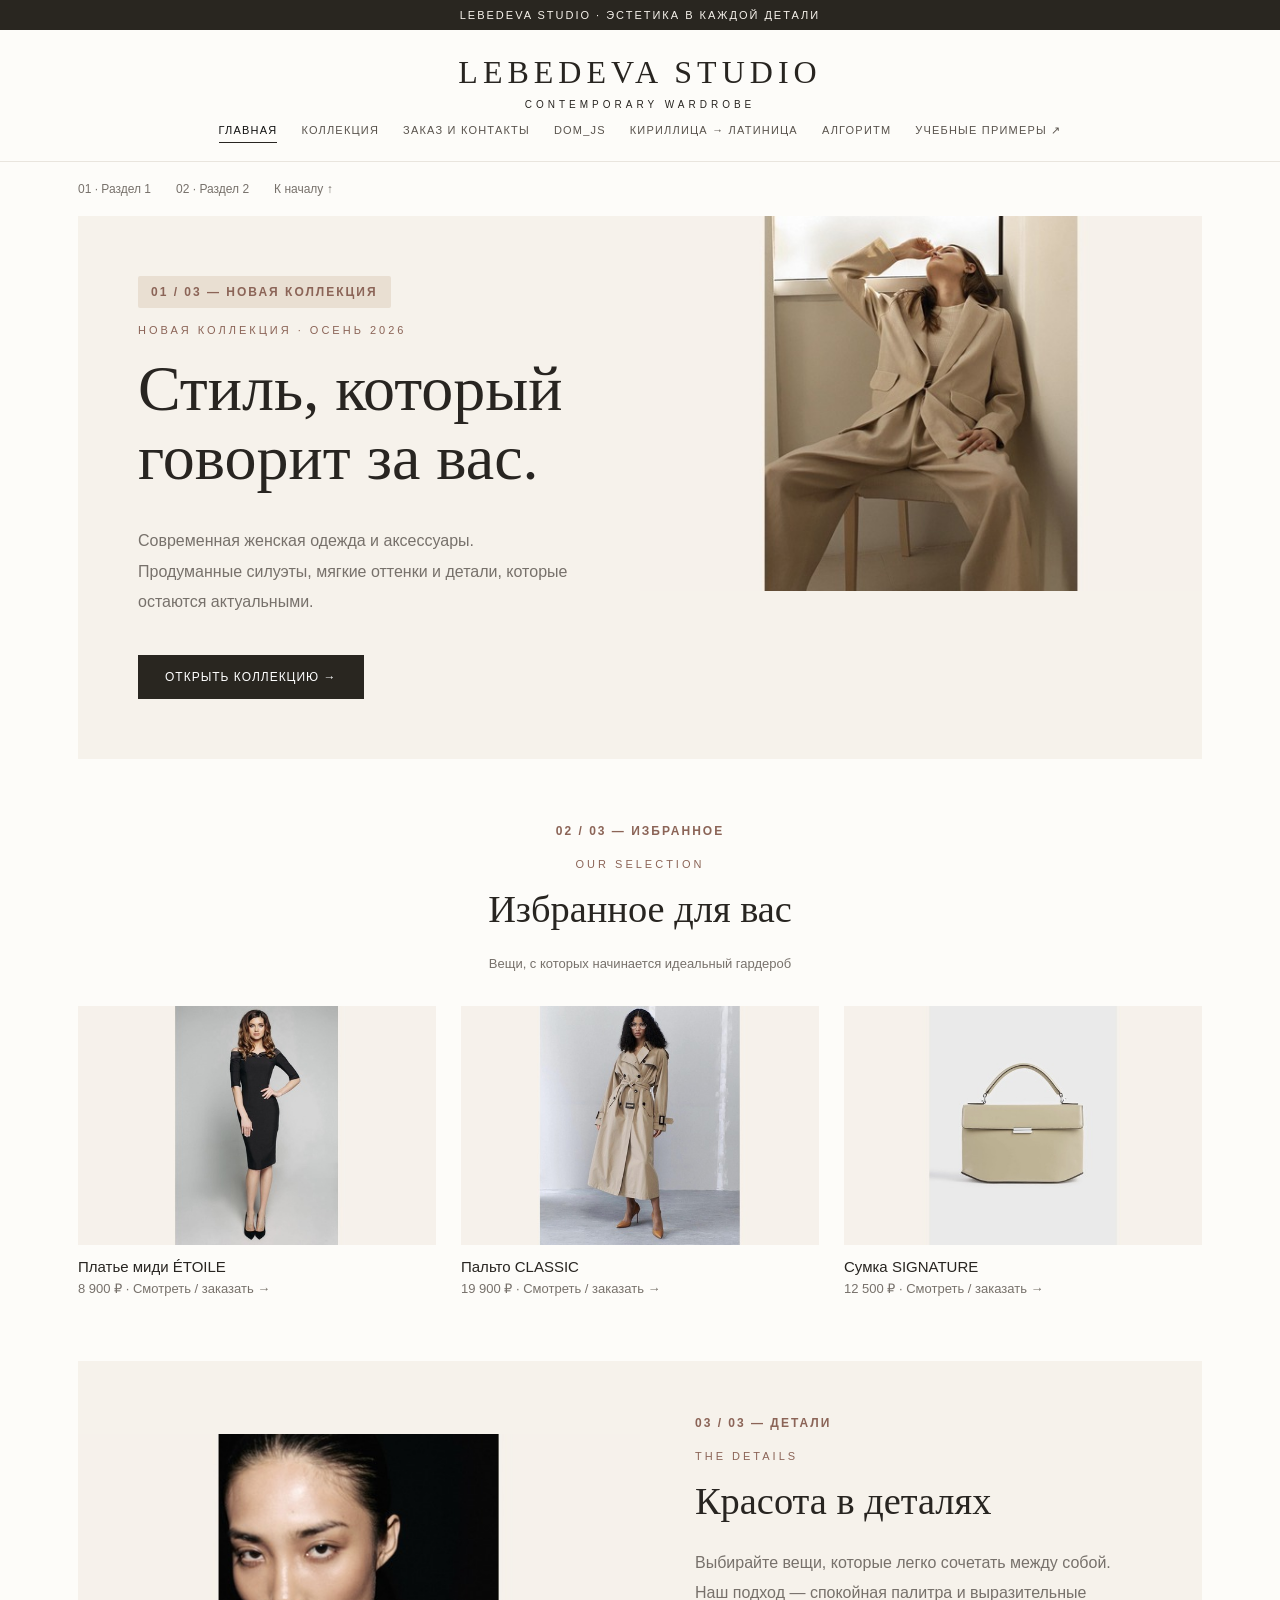
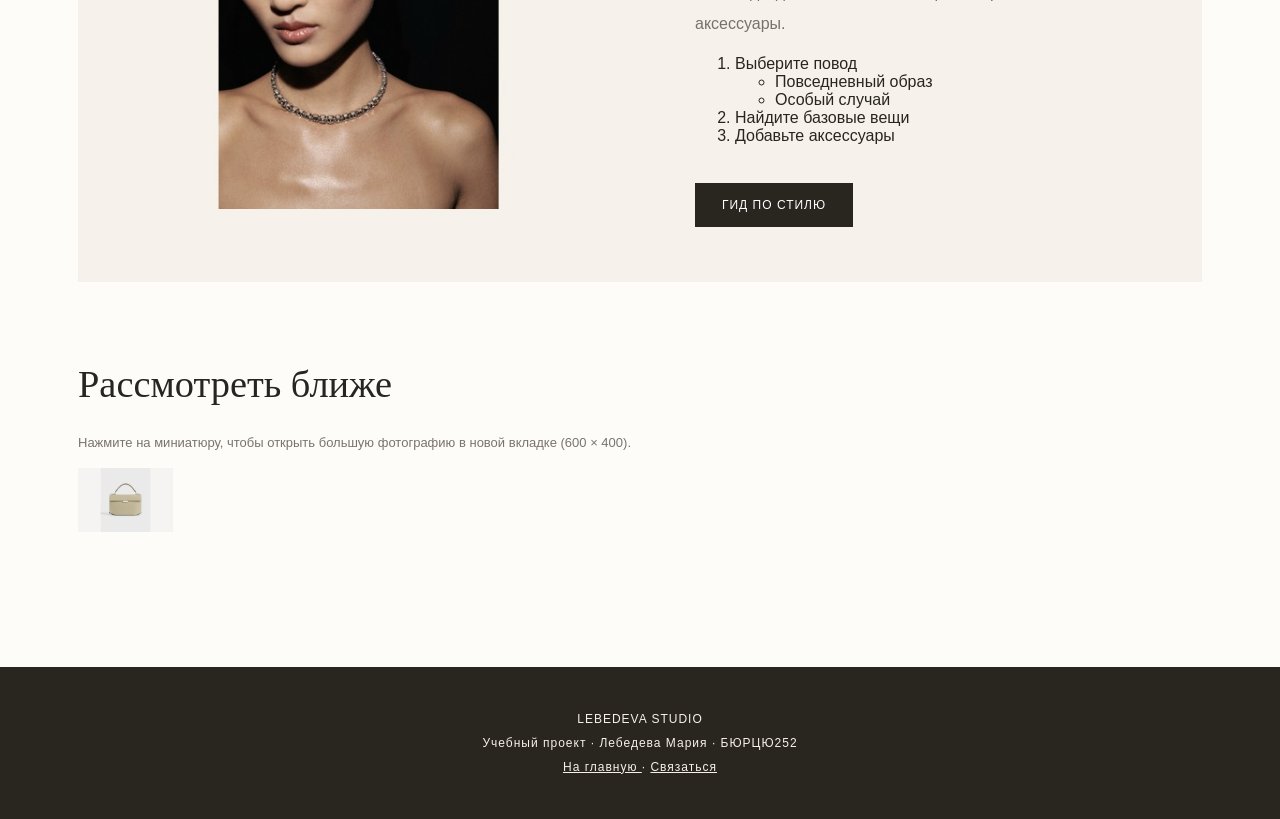
<file: index.html>
<!DOCTYPE html>
<html lang="ru">
 <head>
  <meta charset="utf-8"/>
  <meta content="width=device-width,initial-scale=1" name="viewport"/>
  <title>
   Главная | LEBEDEVA STUDIO
  </title>
  <link href="style.css" rel="stylesheet"/>
 </head>
 <body id="top">
  <header>
   <div class="topline">
    LEBEDEVA STUDIO · ЭСТЕТИКА В КАЖДОЙ ДЕТАЛИ
   </div>
   <div class="brand">
    <a href="index.html">
     LEBEDEVA STUDIO
     <span>
      CONTEMPORARY WARDROBE
     </span>
    </a>
   </div>
   <nav class="nav">
    <a class="active" href="index.html">
     Главная
    </a>
    <a class="" href="catalog.html">
     Коллекция
    </a>
    <a class="" href="contact.html">
     Заказ и контакты
    </a>
    <a class="" href="dom.html">
     DOM_JS
    </a>
    <a class="" href="translit.html">
     Кириллица → латиница
    </a>
    <a class="" href="algorithm.html">
     Алгоритм
    </a>
    <a href="https://github.com/vmarshirov/g06u28" rel="noopener noreferrer" target="_blank">
     Учебные примеры ↗
    </a>
   </nav>
  </header>
  <main>
   <div class="anchor-nav">
    <a href="#part1">
     01 · Раздел 1
    </a>
    <a href="#part2">
     02 · Раздел 2
    </a>
    <a href="#top">
     К началу ↑
    </a>
   </div>
   <section class="hero" id="part1">
    <div class="hero-copy">
     <p class="hero-number">
      01 / 03  —  НОВАЯ КОЛЛЕКЦИЯ
     </p>
     <span class="eyebrow">
      Новая коллекция · Осень 2026
     </span>
     <h1>
      Стиль, который
      <br/>
      говорит за вас.
     </h1>
     <p class="lead">
      Современная женская одежда и аксессуары. Продуманные силуэты, мягкие оттенки и детали, которые остаются актуальными.
     </p>
     <a class="btn" href="catalog.html#products">
      Открыть коллекцию →
     </a>
    </div>
    <a aria-label="Перейти в каталог" href="jacket.jpg" rel="noopener" target="_blank" title="Открыть фотографию в полном размере">
     <img alt="Модный женский образ — ссылка на каталог" src="jacket.jpg"/>
    </a>
   </section>
   <section class="section" id="part2">
    <div class="section-head">
     <span class="section-number">
      02 / 03 — ИЗБРАННОЕ
     </span>
     <span class="eyebrow">
      Our selection
     </span>
     <h2>
      Избранное для вас
     </h2>
     <p>
      Вещи, с которых начинается идеальный гардероб
     </p>
    </div>
    <div class="grid">
     <article class="product">
      <a href="dress.jpg" rel="noopener" target="_blank" title="Открыть фотографию в полном размере">
       <img alt="Платье миди ÉTOILE" loading="lazy" src="dress.jpg"/>
       <h3>
        Платье миди ÉTOILE
       </h3>
       <p>
        8 900 ₽ · Смотреть / заказать →
       </p>
      </a>
     </article>
     <article class="product">
      <a href="coat.jpg" rel="noopener" target="_blank" title="Открыть фотографию в полном размере">
       <img alt="Пальто CLASSIC" loading="lazy" src="coat.jpg"/>
       <h3>
        Пальто CLASSIC
       </h3>
       <p>
        19 900 ₽ · Смотреть / заказать →
       </p>
      </a>
     </article>
     <article class="product">
      <a href="bag.jpg" rel="noopener" target="_blank" title="Открыть фотографию в полном размере">
       <img alt="Сумка SIGNATURE" loading="lazy" src="bag.jpg"/>
       <h3>
        Сумка SIGNATURE
       </h3>
       <p>
        12 500 ₽ · Смотреть / заказать →
       </p>
      </a>
     </article>
    </div>
   </section>
   <section class="feature">
    <a href="jewelry.jpg" rel="noopener" target="_blank" title="Открыть фотографию в полном размере">
     <img alt="Минималистичные аксессуары" src="jewelry.jpg"/>
    </a>
    <div class="copy">
     <span class="section-number">
      03 / 03 — ДЕТАЛИ
     </span>
     <span class="eyebrow">
      The details
     </span>
     <h2>
      Красота в деталях
     </h2>
     <p class="lead">
      Выбирайте вещи, которые легко сочетать между собой. Наш подход — спокойная палитра и выразительные аксессуары.
     </p>
     <ol>
      <li>
       Выберите повод
       <ul>
        <li>
         Повседневный образ
        </li>
        <li>
         Особый случай
        </li>
       </ul>
      </li>
      <li>
       Найдите базовые вещи
      </li>
      <li>
       Добавьте аксессуары
      </li>
     </ol>
     <a class="btn" href="catalog.html#part2">
      Гид по стилю
     </a>
    </div>
   </section>
   <section class="section">
    <h2>
     Рассмотреть ближе
    </h2>
    <p class="note">
     Нажмите на миниатюру, чтобы открыть большую фотографию в новой вкладке (600 × 400).
    </p>
    <a href="bag.jpg" rel="noopener" target="_blank" title="Открыть фотографию в полном размере">
     <img alt="Увеличить фото сумки" class="thumb" src="bag-large.jpg"/>
    </a>
   </section>
  </main>
  <footer>
   LEBEDEVA STUDIO
   <br/>
   Учебный проект · Лебедева Мария · БЮРЦЮ252
   <br/>
   <a href="index.html">
    На главную
   </a>
   ·
   <a href="contact.html">
    Связаться
   </a>
  </footer>
 </body>
</html>
</file>
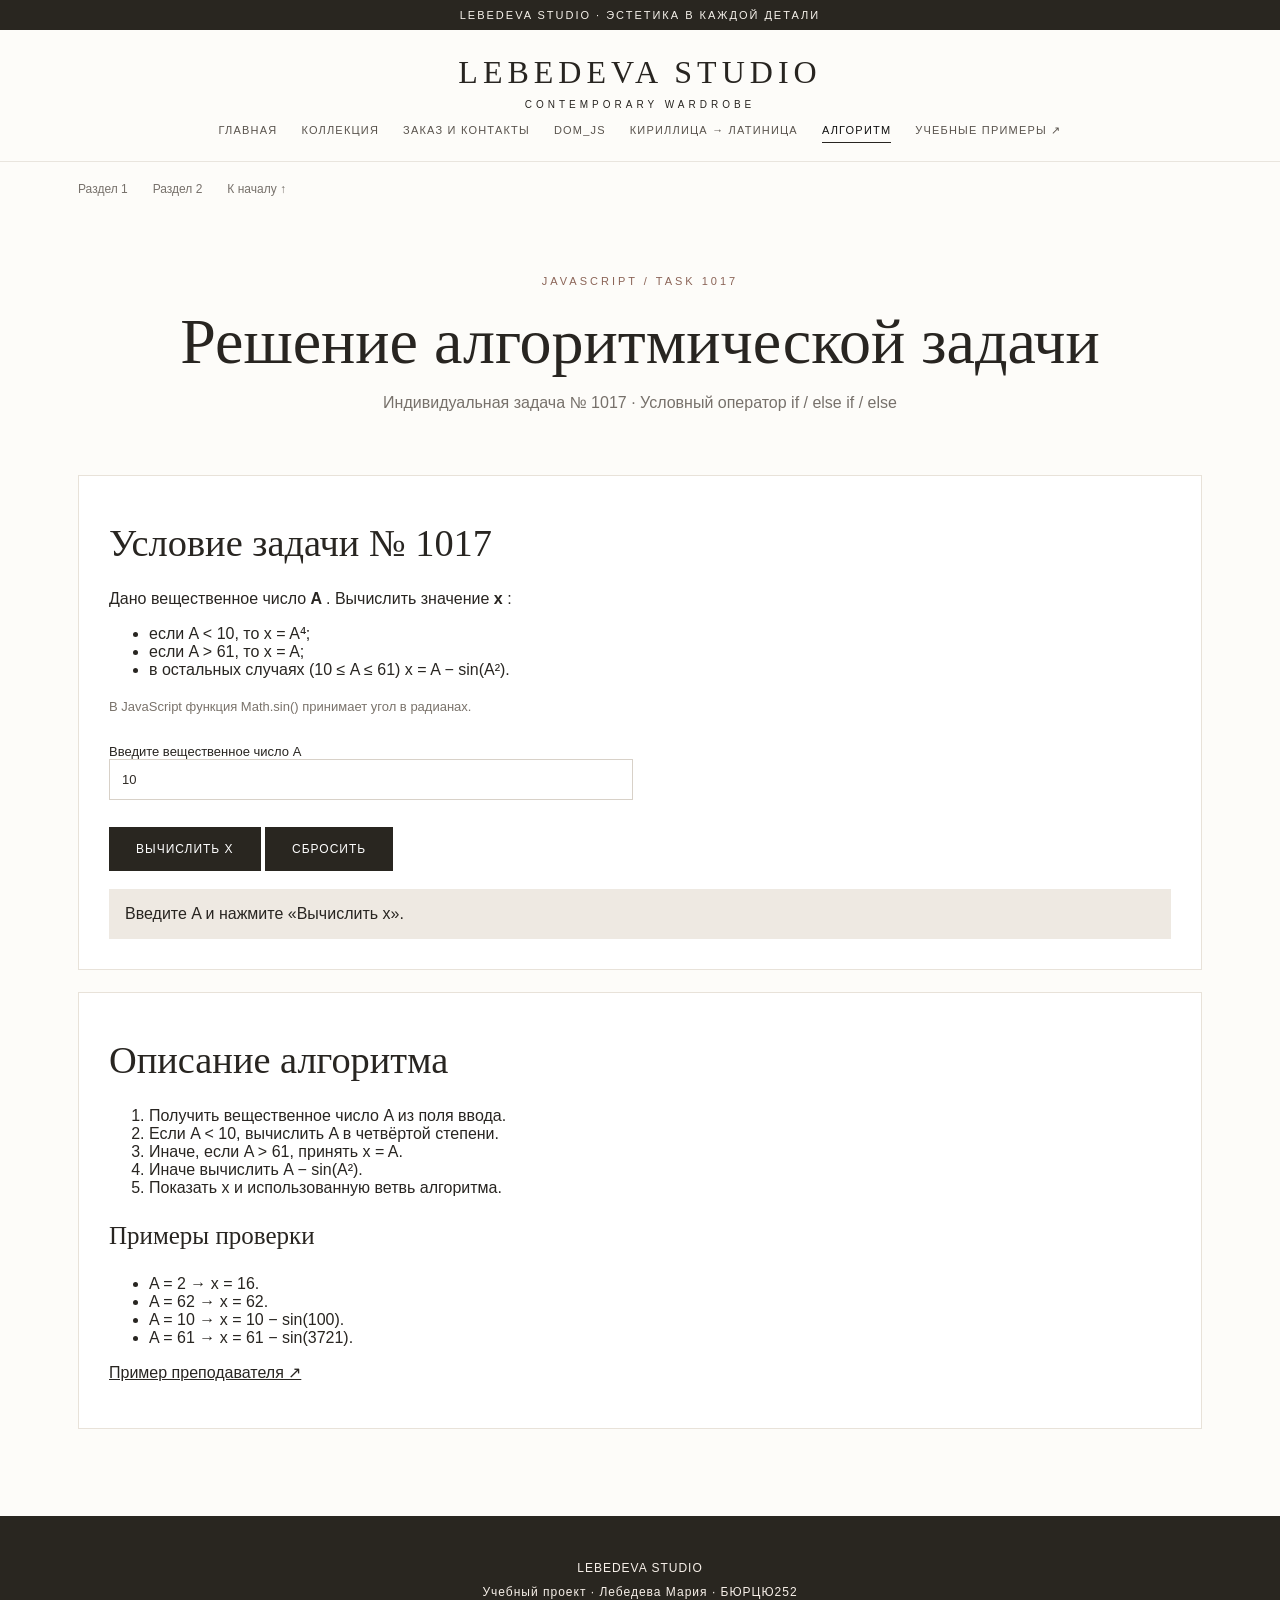
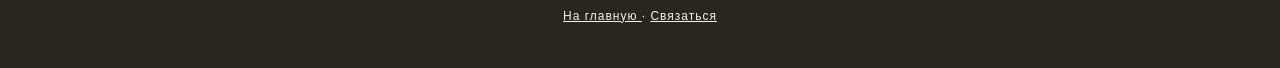
<file: algorithm.html>
<!DOCTYPE html>
<html lang="ru">
 <head>
  <meta charset="utf-8"/>
  <meta content="width=device-width,initial-scale=1" name="viewport"/>
  <title>
   Решение алгоритмической задачи | LEBEDEVA STUDIO
  </title>
  <link href="style.css" rel="stylesheet"/>
 </head>
 <body id="top">
  <header>
   <div class="topline">
    LEBEDEVA STUDIO · ЭСТЕТИКА В КАЖДОЙ ДЕТАЛИ
   </div>
   <div class="brand">
    <a href="index.html">
     LEBEDEVA STUDIO
     <span>
      CONTEMPORARY WARDROBE
     </span>
    </a>
   </div>
   <nav class="nav">
    <a class="" href="index.html">
     Главная
    </a>
    <a class="" href="catalog.html">
     Коллекция
    </a>
    <a class="" href="contact.html">
     Заказ и контакты
    </a>
    <a class="" href="dom.html">
     DOM_JS
    </a>
    <a class="" href="translit.html">
     Кириллица → латиница
    </a>
    <a class="active" href="algorithm.html">
     Алгоритм
    </a>
    <a href="https://github.com/vmarshirov/g06u28" rel="noopener noreferrer" target="_blank">
     Учебные примеры ↗
    </a>
   </nav>
  </header>
  <main>
   <div class="anchor-nav">
    <a href="#part1">
     Раздел 1
    </a>
    <a href="#part2">
     Раздел 2
    </a>
    <a href="#top">
     К началу ↑
    </a>
   </div>
   <div class="page-heading" id="part1">
    <span class="eyebrow">
     JavaScript / Task 1017
    </span>
    <h1>
     Решение алгоритмической задачи
    </h1>
    <p>
     Индивидуальная задача № 1017 · Условный оператор if / else if / else
    </p>
   </div>
   <section class="card">
    <h2>
     Условие задачи № 1017
    </h2>
    <p>
     Дано вещественное число
     <strong>
      A
     </strong>
     . Вычислить значение
     <strong>
      x
     </strong>
     :
    </p>
    <ul>
     <li>
      если A < 10, то x = A⁴;
     </li>
     <li>
      если A > 61, то x = A;
     </li>
     <li>
      в остальных случаях (10 ≤ A ≤ 61) x = A − sin(A²).
     </li>
    </ul>
    <p class="note">
     В JavaScript функция Math.sin() принимает угол в радианах.
    </p>
    <form id="calc">
     <div class="form-grid">
      <label>
       Введите вещественное число A
       <input id="a" name="a" required="" step="any" type="number" value="10"/>
      </label>
     </div>
     <button class="btn" type="submit">
      Вычислить x
     </button>
     <button class="btn" type="reset">
      Сбросить
     </button>
    </form>
    <div aria-live="polite" class="result" id="answer">
     Введите A и нажмите «Вычислить x».
    </div>
   </section>
   <section class="card" id="part2">
    <h2>
     Описание алгоритма
    </h2>
    <ol>
     <li>
      Получить вещественное число A из поля ввода.
     </li>
     <li>
      Если A < 10, вычислить A в четвёртой степени.
     </li>
     <li>
      Иначе, если A > 61, принять x = A.
     </li>
     <li>
      Иначе вычислить A − sin(A²).
     </li>
     <li>
      Показать x и использованную ветвь алгоритма.
     </li>
    </ol>
    <h3>
     Примеры проверки
    </h3>
    <ul>
     <li>
      A = 2 → x = 16.
     </li>
     <li>
      A = 62 → x = 62.
     </li>
     <li>
      A = 10 → x = 10 − sin(100).
     </li>
     <li>
      A = 61 → x = 61 − sin(3721).
     </li>
    </ul>
    <p>
     <a href="https://github.com/vmarshirov/g06u28/blob/main/030_js/public_html/0121_abc.html" rel="noopener noreferrer" target="_blank">
      Пример преподавателя ↗
     </a>
    </p>
   </section>
   <script>
    const form = document.getElementById('calc');
const answer = document.getElementById('answer');
form.addEventListener('submit', function(event) {
  event.preventDefault();
  const input = document.getElementById('a');
  if (!input.value.trim() || !Number.isFinite(input.valueAsNumber)) {
    answer.textContent = 'Введите корректное вещественное число A.';
    return;
  }
  const a = input.valueAsNumber;
  let x, formula;
  if (a < 10) {
    x = a ** 4;
    formula = 'A⁴ (A < 10)';
  } else if (a > 61) {
    x = a;
    formula = 'A (A > 61)';
  } else {
    x = a - Math.sin(a ** 2);
    formula = 'A − sin(A²) (10 ≤ A ≤ 61)';
  }
  answer.textContent = `A = ${a}; формула: ${formula}; результат: x = ${x}`;
});
form.addEventListener('reset', function() {
  answer.textContent = 'Введите A и нажмите «Вычислить x».';
});
   </script>
  </main>
  <footer>
   LEBEDEVA STUDIO
   <br/>
   Учебный проект · Лебедева Мария · БЮРЦЮ252
   <br/>
   <a href="index.html">
    На главную
   </a>
   ·
   <a href="contact.html">
    Связаться
   </a>
  </footer>
 </body>
</html>
</file>
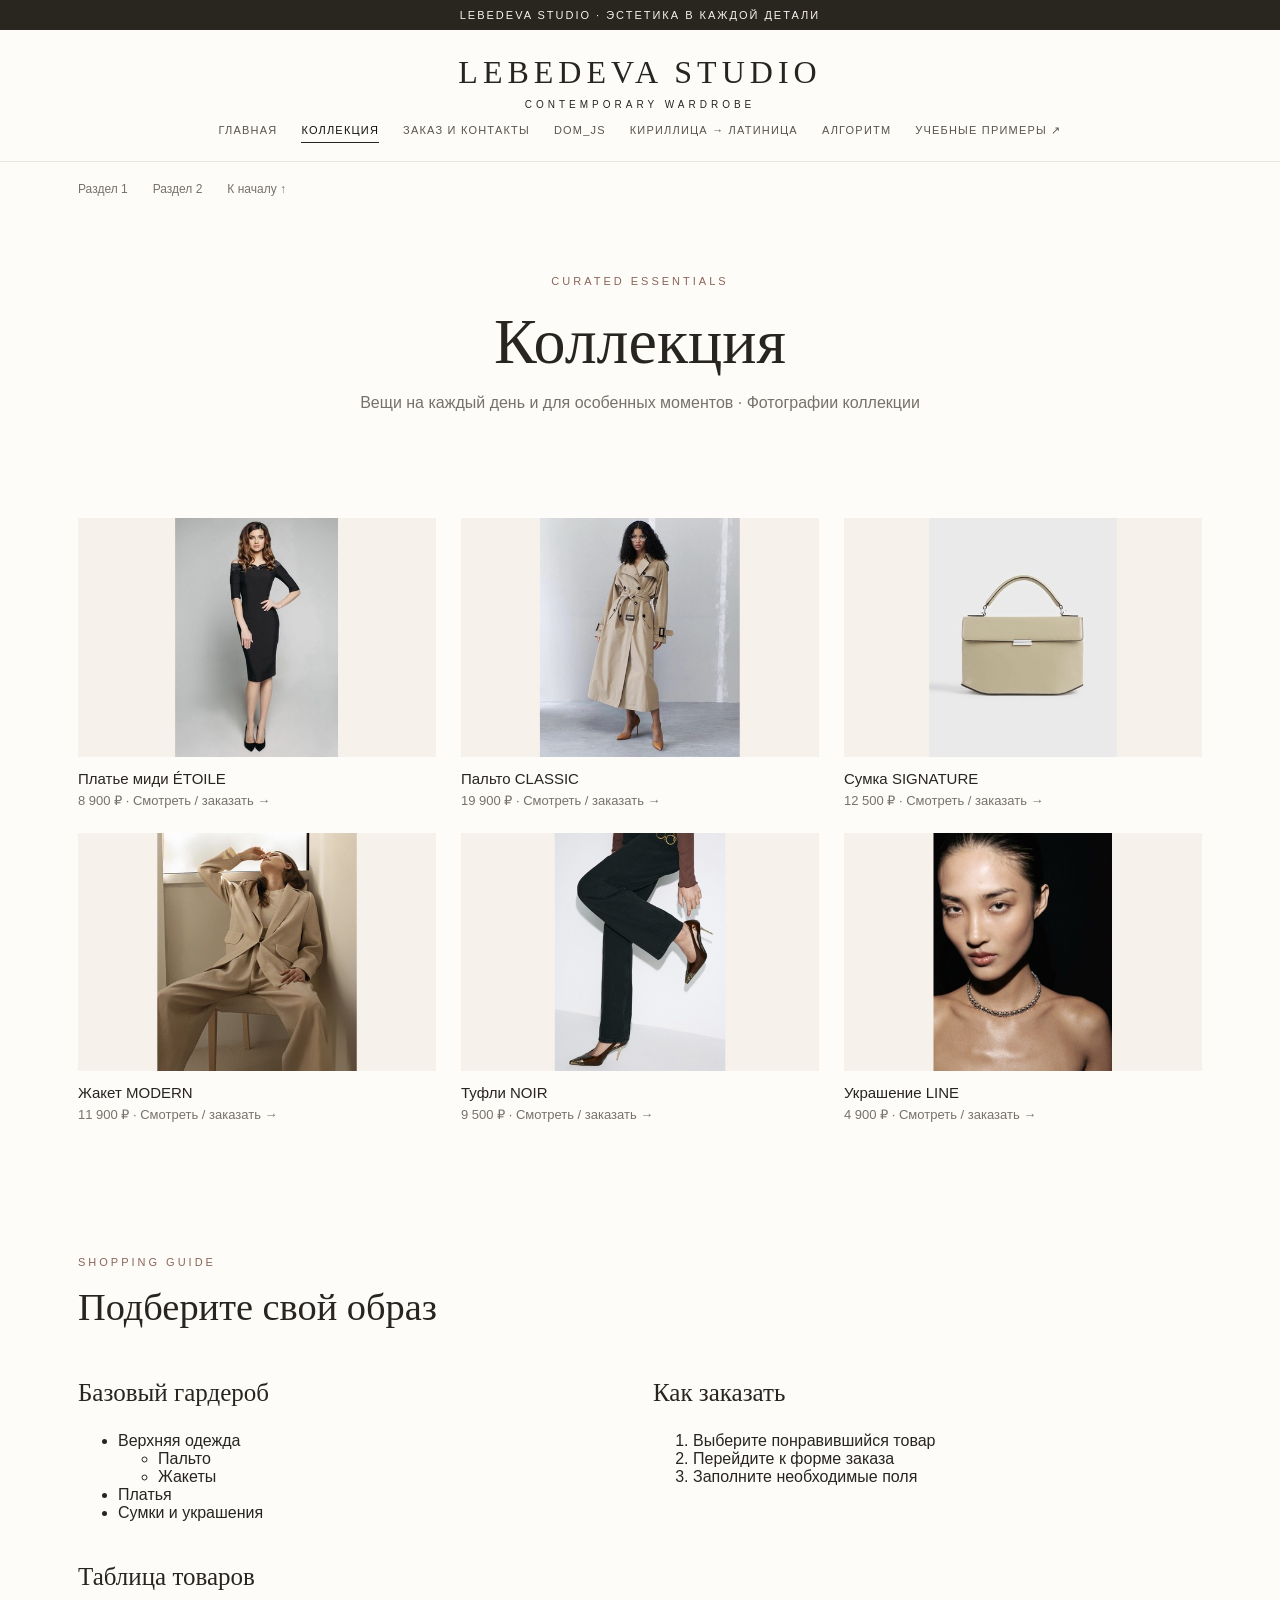
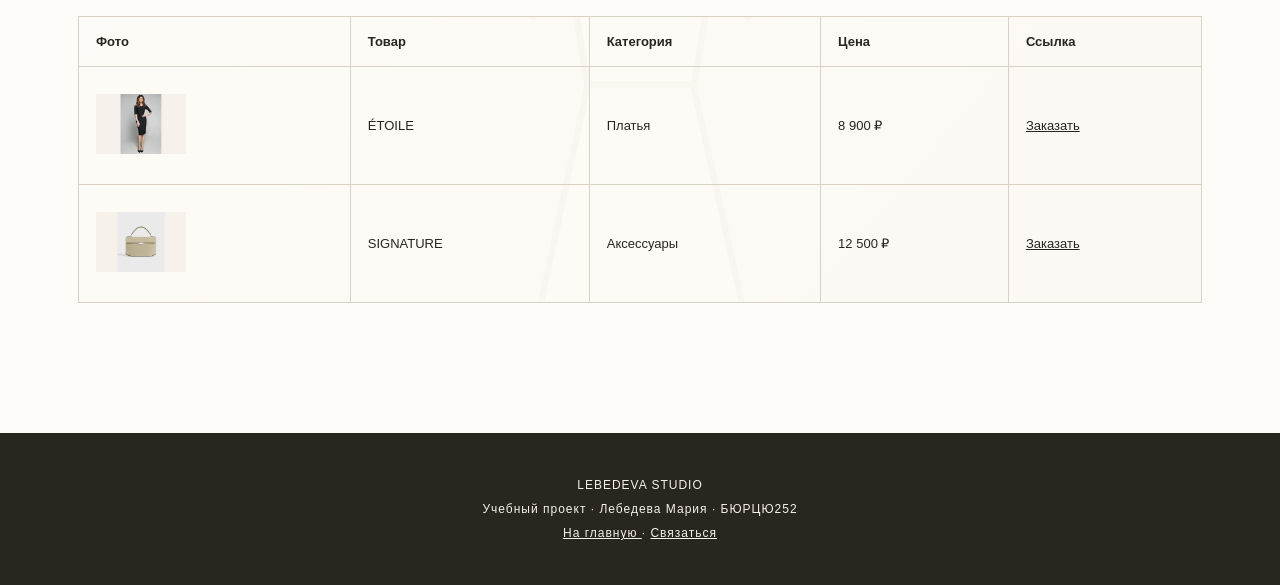
<file: catalog.html>
<!DOCTYPE html>
<html lang="ru">
 <head>
  <meta charset="utf-8"/>
  <meta content="width=device-width,initial-scale=1" name="viewport"/>
  <title>
   Каталог | LEBEDEVA STUDIO
  </title>
  <link href="style.css" rel="stylesheet"/>
 </head>
 <body id="top">
  <header>
   <div class="topline">
    LEBEDEVA STUDIO · ЭСТЕТИКА В КАЖДОЙ ДЕТАЛИ
   </div>
   <div class="brand">
    <a href="index.html">
     LEBEDEVA STUDIO
     <span>
      CONTEMPORARY WARDROBE
     </span>
    </a>
   </div>
   <nav class="nav">
    <a class="" href="index.html">
     Главная
    </a>
    <a class="active" href="catalog.html">
     Коллекция
    </a>
    <a class="" href="contact.html">
     Заказ и контакты
    </a>
    <a class="" href="dom.html">
     DOM_JS
    </a>
    <a class="" href="translit.html">
     Кириллица → латиница
    </a>
    <a class="" href="algorithm.html">
     Алгоритм
    </a>
    <a href="https://github.com/vmarshirov/g06u28" rel="noopener noreferrer" target="_blank">
     Учебные примеры ↗
    </a>
   </nav>
  </header>
  <main>
   <div class="anchor-nav">
    <a href="#part1">
     Раздел 1
    </a>
    <a href="#part2">
     Раздел 2
    </a>
    <a href="#top">
     К началу ↑
    </a>
   </div>
   <div class="page-heading" id="part1">
    <span class="eyebrow">
     Curated essentials
    </span>
    <h1>
     Коллекция
    </h1>
    <p>
     Вещи на каждый день и для особенных моментов · Фотографии коллекции
    </p>
   </div>
   <section class="section" id="products">
    <div class="grid">
     <article class="product">
      <a href="dress.jpg" rel="noopener" target="_blank" title="Открыть фотографию в полном размере">
       <img alt="Платье миди ÉTOILE" loading="lazy" src="dress.jpg"/>
       <h3>
        Платье миди ÉTOILE
       </h3>
       <p>
        8 900 ₽ · Смотреть / заказать →
       </p>
      </a>
     </article>
     <article class="product">
      <a href="coat.jpg" rel="noopener" target="_blank" title="Открыть фотографию в полном размере">
       <img alt="Пальто CLASSIC" loading="lazy" src="coat.jpg"/>
       <h3>
        Пальто CLASSIC
       </h3>
       <p>
        19 900 ₽ · Смотреть / заказать →
       </p>
      </a>
     </article>
     <article class="product">
      <a href="bag.jpg" rel="noopener" target="_blank" title="Открыть фотографию в полном размере">
       <img alt="Сумка SIGNATURE" loading="lazy" src="bag.jpg"/>
       <h3>
        Сумка SIGNATURE
       </h3>
       <p>
        12 500 ₽ · Смотреть / заказать →
       </p>
      </a>
     </article>
     <article class="product">
      <a href="jacket.jpg" rel="noopener" target="_blank" title="Открыть фотографию в полном размере">
       <img alt="Жакет MODERN" loading="lazy" src="jacket.jpg"/>
       <h3>
        Жакет MODERN
       </h3>
       <p>
        11 900 ₽ · Смотреть / заказать →
       </p>
      </a>
     </article>
     <article class="product">
      <a href="shoes.jpg" rel="noopener" target="_blank" title="Открыть фотографию в полном размере">
       <img alt="Туфли NOIR" loading="lazy" src="shoes.jpg"/>
       <h3>
        Туфли NOIR
       </h3>
       <p>
        9 500 ₽ · Смотреть / заказать →
       </p>
      </a>
     </article>
     <article class="product">
      <a href="jewelry.jpg" rel="noopener" target="_blank" title="Открыть фотографию в полном размере">
       <img alt="Украшение LINE" loading="lazy" src="jewelry.jpg"/>
       <h3>
        Украшение LINE
       </h3>
       <p>
        4 900 ₽ · Смотреть / заказать →
       </p>
      </a>
     </article>
    </div>
   </section>
   <section class="section" id="part2">
    <span class="eyebrow">
     Shopping guide
    </span>
    <h2>
     Подберите свой образ
    </h2>
    <div class="columns">
     <div>
      <h3>
       Базовый гардероб
      </h3>
      <ul>
       <li>
        Верхняя одежда
        <ul>
         <li>
          Пальто
         </li>
         <li>
          Жакеты
         </li>
        </ul>
       </li>
       <li>
        Платья
       </li>
       <li>
        Сумки и украшения
       </li>
      </ul>
     </div>
     <div>
      <h3>
       Как заказать
      </h3>
      <ol>
       <li>
        Выберите понравившийся товар
       </li>
       <li>
        Перейдите к форме заказа
       </li>
       <li>
        Заполните необходимые поля
       </li>
      </ol>
     </div>
    </div>
    <h3>
     Таблица товаров
    </h3>
    <div class="table-wrap">
     <table>
      <thead>
       <tr>
        <th>
         Фото
        </th>
        <th>
         Товар
        </th>
        <th>
         Категория
        </th>
        <th>
         Цена
        </th>
        <th>
         Ссылка
        </th>
       </tr>
      </thead>
      <tbody>
       <tr>
        <td>
         <a href="dress.jpg" rel="noopener" target="_blank" title="Открыть фотографию в полном размере">
          <img alt="Платье" src="dress.jpg"/>
         </a>
        </td>
        <td>
         ÉTOILE
        </td>
        <td>
         Платья
        </td>
        <td>
         8 900 ₽
        </td>
        <td>
         <a href="contact.html#order">
          Заказать
         </a>
        </td>
       </tr>
       <tr>
        <td>
         <a href="bag.jpg" rel="noopener" target="_blank" title="Открыть фотографию в полном размере">
          <img alt="Сумка" src="bag.jpg"/>
         </a>
        </td>
        <td>
         SIGNATURE
        </td>
        <td>
         Аксессуары
        </td>
        <td>
         12 500 ₽
        </td>
        <td>
         <a href="contact.html#order">
          Заказать
         </a>
        </td>
       </tr>
      </tbody>
     </table>
    </div>
   </section>
  </main>
  <footer>
   LEBEDEVA STUDIO
   <br/>
   Учебный проект · Лебедева Мария · БЮРЦЮ252
   <br/>
   <a href="index.html">
    На главную
   </a>
   ·
   <a href="contact.html">
    Связаться
   </a>
  </footer>
 </body>
</html>
</file>
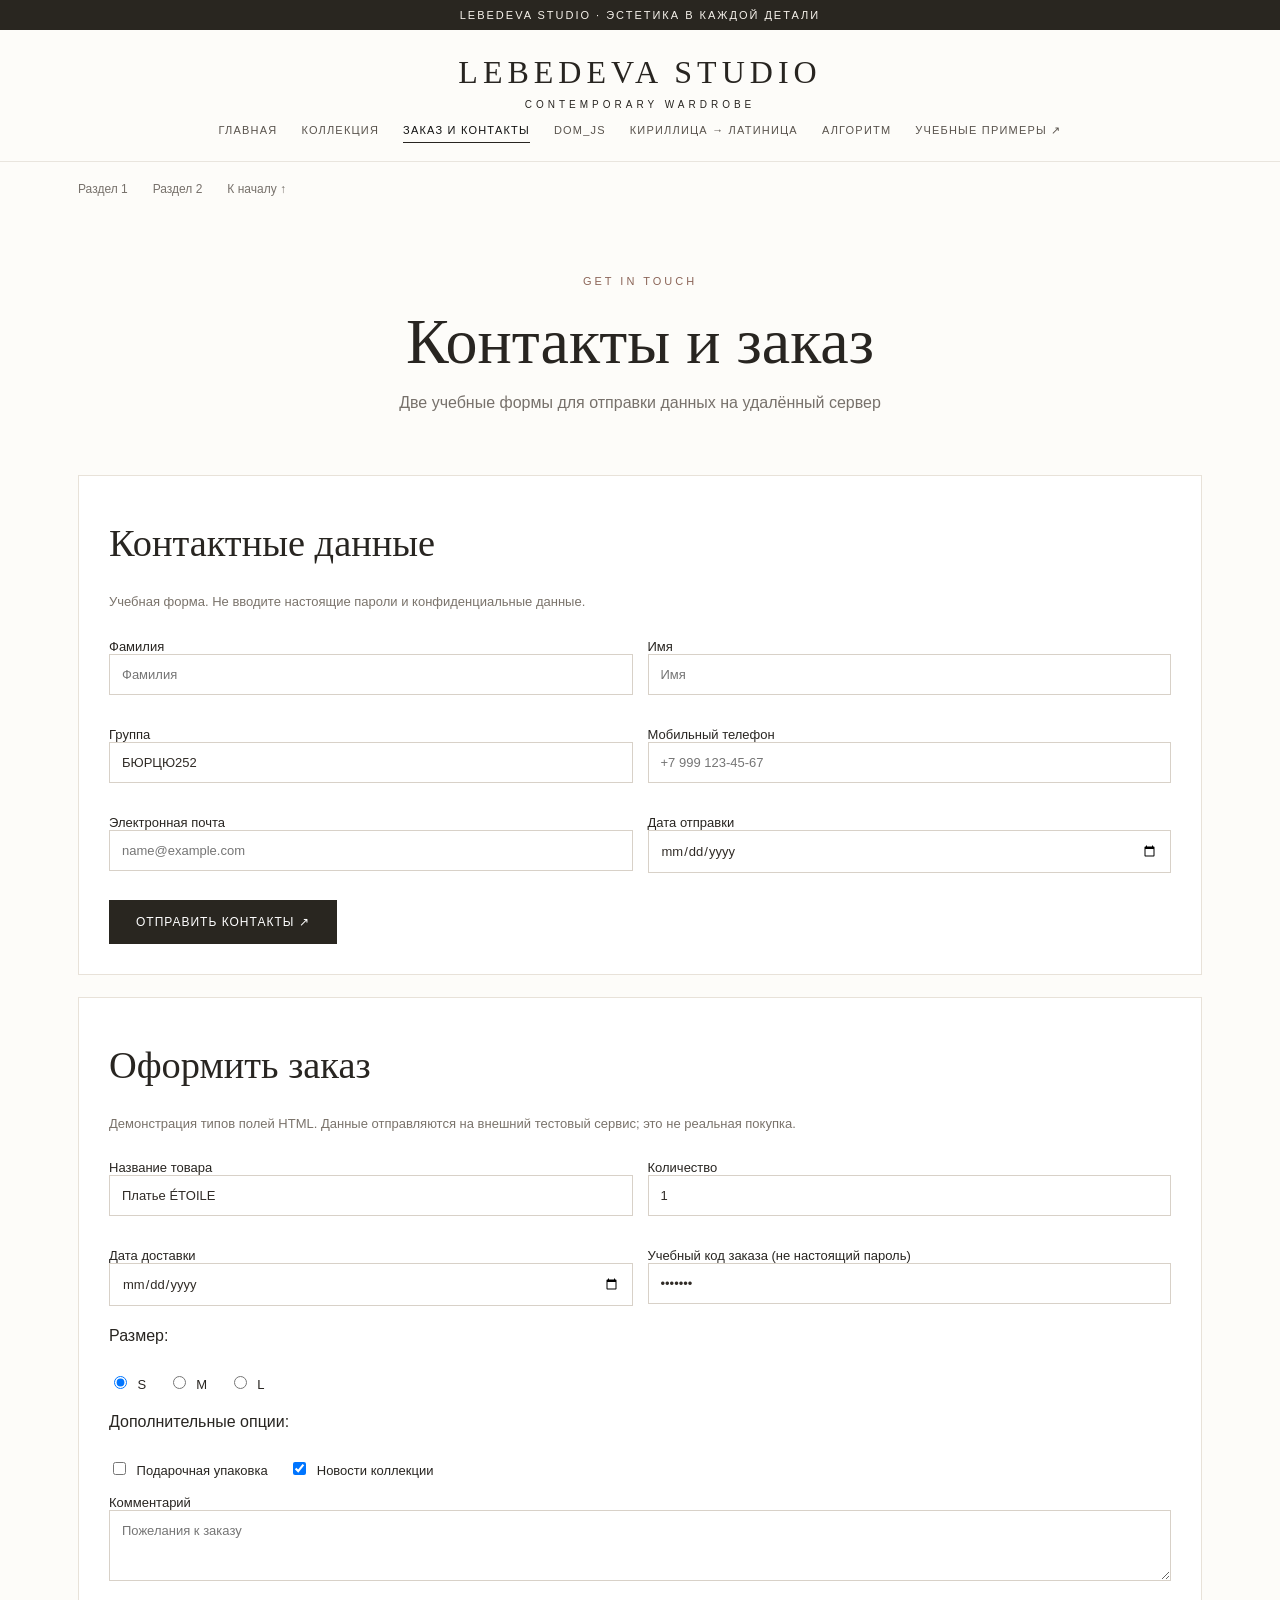
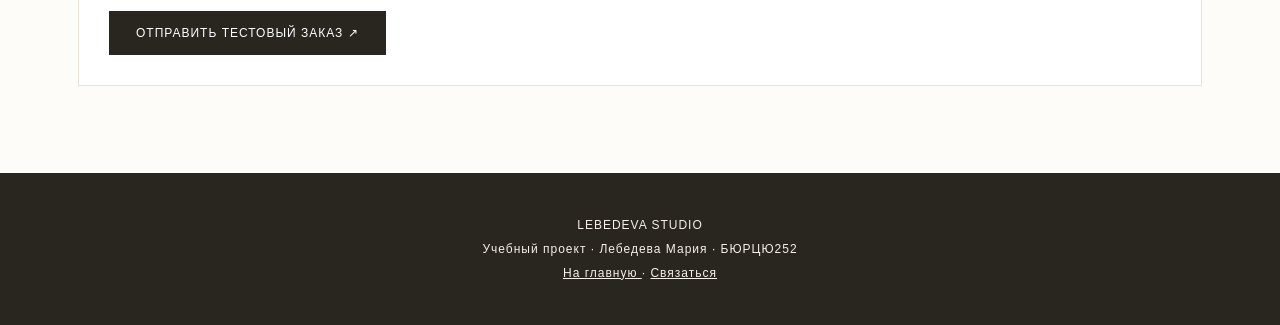
<file: contact.html>
<!DOCTYPE html>
<html lang="ru">
 <head>
  <meta charset="utf-8"/>
  <meta content="width=device-width,initial-scale=1" name="viewport"/>
  <title>
   Заказ и контакты | LEBEDEVA STUDIO
  </title>
  <link href="style.css" rel="stylesheet"/>
 </head>
 <body id="top">
  <header>
   <div class="topline">
    LEBEDEVA STUDIO · ЭСТЕТИКА В КАЖДОЙ ДЕТАЛИ
   </div>
   <div class="brand">
    <a href="index.html">
     LEBEDEVA STUDIO
     <span>
      CONTEMPORARY WARDROBE
     </span>
    </a>
   </div>
   <nav class="nav">
    <a class="" href="index.html">
     Главная
    </a>
    <a class="" href="catalog.html">
     Коллекция
    </a>
    <a class="active" href="contact.html">
     Заказ и контакты
    </a>
    <a class="" href="dom.html">
     DOM_JS
    </a>
    <a class="" href="translit.html">
     Кириллица → латиница
    </a>
    <a class="" href="algorithm.html">
     Алгоритм
    </a>
    <a href="https://github.com/vmarshirov/g06u28" rel="noopener noreferrer" target="_blank">
     Учебные примеры ↗
    </a>
   </nav>
  </header>
  <main>
   <div class="anchor-nav">
    <a href="#part1">
     Раздел 1
    </a>
    <a href="#part2">
     Раздел 2
    </a>
    <a href="#top">
     К началу ↑
    </a>
   </div>
   <div class="page-heading">
    <span class="eyebrow">
     Get in touch
    </span>
    <h1>
     Контакты и заказ
    </h1>
    <p>
     Две учебные формы для отправки данных на удалённый сервер
    </p>
   </div>
   <section class="card" id="part1">
    <h2>
     Контактные данные
    </h2>
    <p class="note">
     Учебная форма. Не вводите настоящие пароли и конфиденциальные данные.
    </p>
    <form action="https://httpbin.org/post" method="post" target="_blank">
     <div class="form-grid">
      <div>
       <label>
        Фамилия
        <input name="surname" placeholder="Фамилия" required="" type="text"/>
       </label>
      </div>
      <div>
       <label>
        Имя
        <input name="first_name" placeholder="Имя" required="" type="text"/>
       </label>
      </div>
      <div>
       <label>
        Группа
        <input name="student_group" required="" type="text" value="БЮРЦЮ252"/>
       </label>
      </div>
      <div>
       <label>
        Мобильный телефон
        <input name="mobile_phone" placeholder="+7 999 123-45-67" required="" type="tel"/>
       </label>
      </div>
      <div>
       <label>
        Электронная почта
        <input name="email" placeholder="name@example.com" required="" type="email"/>
       </label>
      </div>
      <div>
       <label>
        Дата отправки
        <input name="submission_date" required="" type="date"/>
       </label>
      </div>
     </div>
     <button class="btn" type="submit">
      Отправить контакты ↗
     </button>
    </form>
   </section>
   <section class="card" id="part2">
    <h2 id="order">
     Оформить заказ
    </h2>
    <p class="note">
     Демонстрация типов полей HTML. Данные отправляются на внешний тестовый сервис; это не реальная покупка.
    </p>
    <form action="https://httpbin.org/post" method="post" target="_blank">
     <input name="shop_id" type="hidden" value="lebedeva_studio"/>
     <input name="order_status" type="hidden" value="demo"/>
     <div class="form-grid">
      <div>
       <label>
        Название товара
        <input name="product_name" required="" type="text" value="Платье ÉTOILE"/>
       </label>
      </div>
      <div>
       <label>
        Количество
        <input max="20" min="1" name="quantity" required="" type="number" value="1"/>
       </label>
      </div>
      <div>
       <label>
        Дата доставки
        <input name="delivery_date" required="" type="date"/>
       </label>
      </div>
      <div>
       <label>
        Учебный код заказа (не настоящий пароль)
        <input name="demo_order_code" required="" type="password" value="demo123"/>
       </label>
      </div>
     </div>
     <p>
      Размер:
     </p>
     <div class="options">
      <label>
       <input checked="" name="size" type="radio" value="S"/>
       S
      </label>
      <label>
       <input name="size" type="radio" value="M"/>
       M
      </label>
      <label>
       <input name="size" type="radio" value="L"/>
       L
      </label>
     </div>
     <p>
      Дополнительные опции:
     </p>
     <div class="options">
      <label>
       <input name="gift_wrap" type="checkbox" value="yes"/>
       Подарочная упаковка
      </label>
      <label>
       <input checked="" name="newsletter" type="checkbox" value="yes"/>
       Новости коллекции
      </label>
     </div>
     <label>
      Комментарий
      <textarea name="order_comment" placeholder="Пожелания к заказу" rows="3"></textarea>
     </label>
     <button class="btn" type="submit">
      Отправить тестовый заказ ↗
     </button>
    </form>
   </section>
  </main>
  <footer>
   LEBEDEVA STUDIO
   <br/>
   Учебный проект · Лебедева Мария · БЮРЦЮ252
   <br/>
   <a href="index.html">
    На главную
   </a>
   ·
   <a href="contact.html">
    Связаться
   </a>
  </footer>
 </body>
</html>
</file>
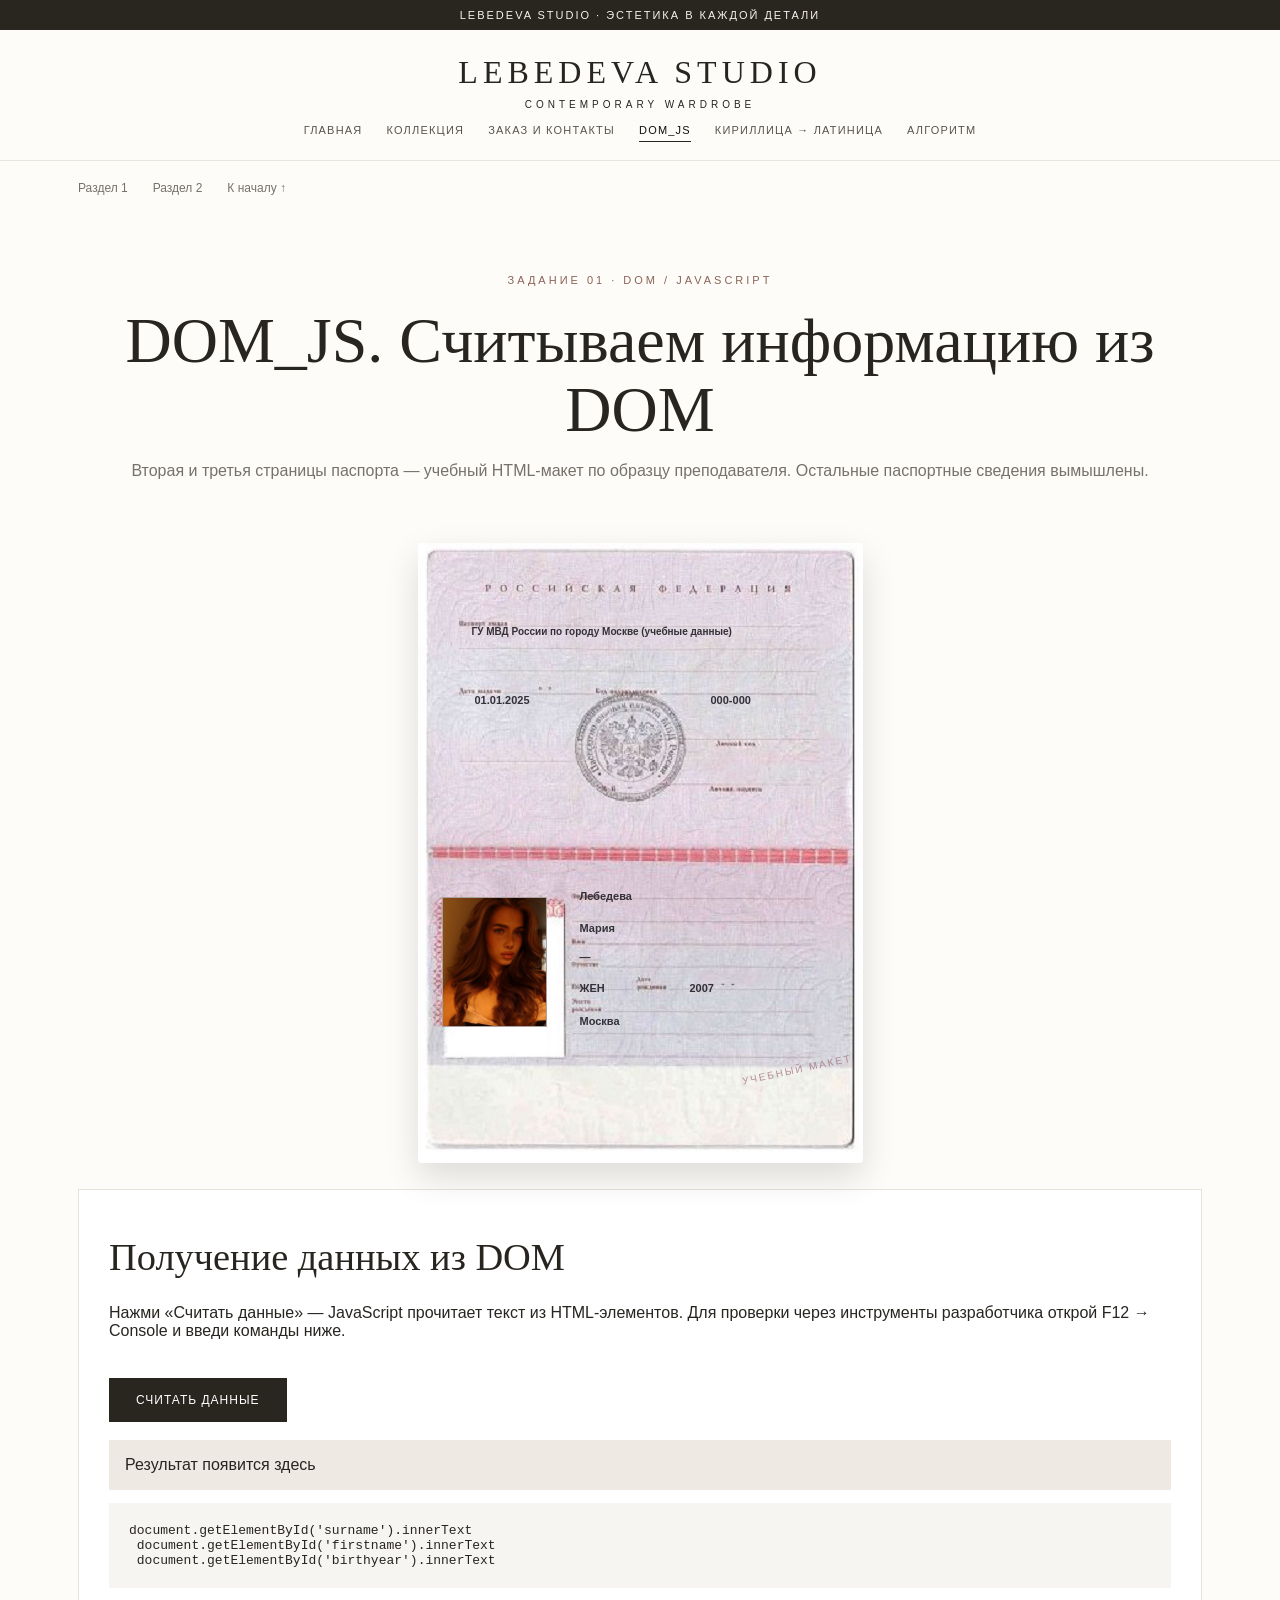
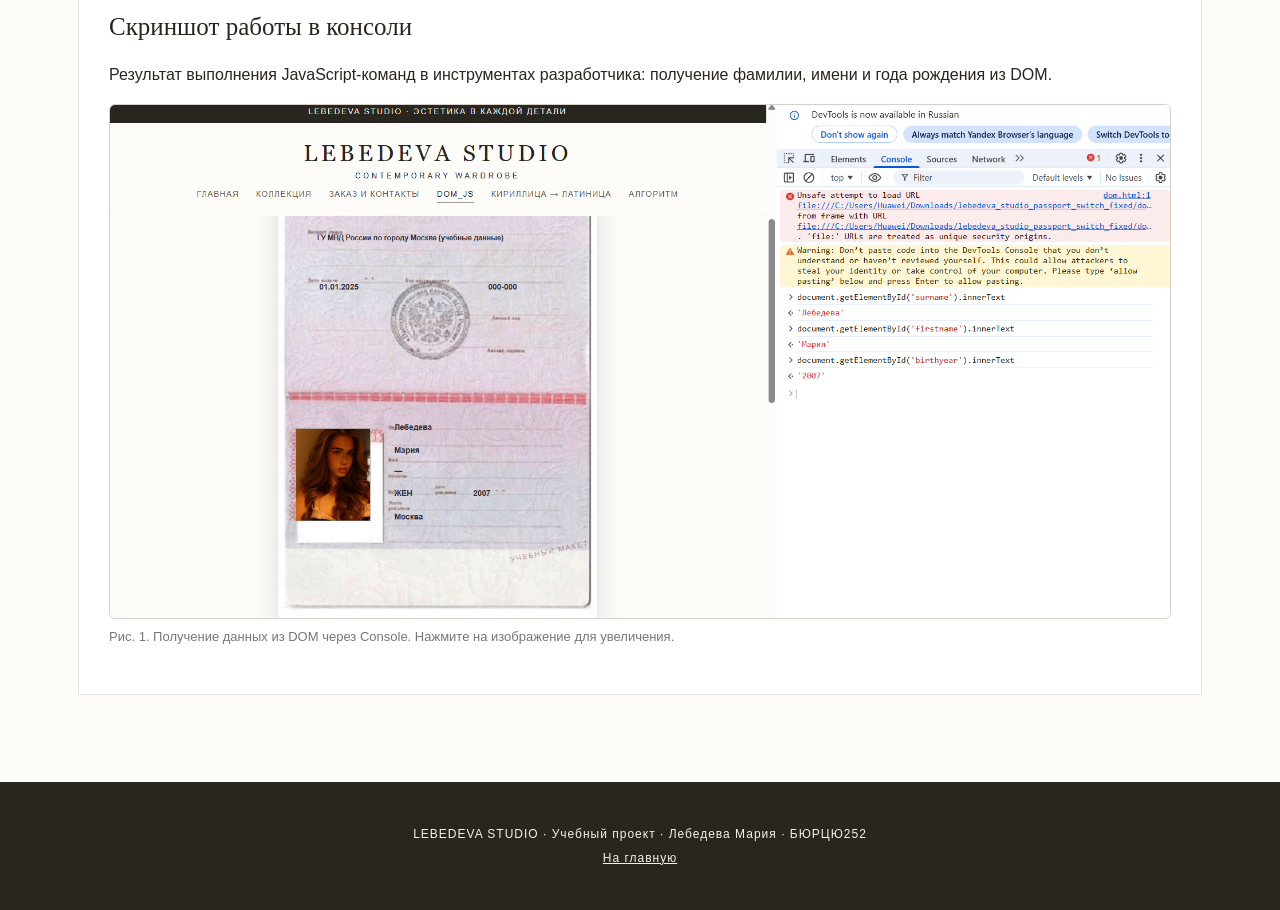
<file: dom.html>
<!DOCTYPE html>
<html lang="ru">
 <head>
  <meta charset="utf-8"/>
  <meta content="width=device-width,initial-scale=1" name="viewport"/>
  <link href="style.css" rel="stylesheet"/>
  <title>
   DOM_JS. Считываем информацию из DOM
  </title>
  <style>
   .passport-demo{position:relative;width:445px;height:620px;max-width:100%;margin:22px auto 26px;background:url('passport_russian.png') center top/100% 100% no-repeat;color:#343039;font-family:Arial,sans-serif;font-size:11px;box-shadow:0 14px 35px #0002;border-radius:4px}
.passport-demo .field{position:absolute;line-height:1.2;font-weight:600;max-width:255px;overflow-wrap:anywhere}
.passport-demo .issuer{top:83px;left:54px;font-size:10px;max-width:310px}.passport-demo .issued{top:151px;left:57px}.passport-demo .code{top:151px;left:293px}
.passport-demo .surname{top:347px;left:162px}.passport-demo .firstname{top:379px;left:162px}.passport-demo .patronymic{top:408px;left:162px}.passport-demo .sex{top:439px;left:162px}.passport-demo .dob{top:439px;left:272px}.passport-demo .place{top:472px;left:162px}
.passport-demo .photo-box img{width:100%;height:100%;object-fit:cover;display:block}.passport-demo .photo-box{position:absolute;left:24px;top:354px;width:105px;height:130px;background:#e8e4e1;border:1px solid #a9a0a0;display:grid;place-items:center;text-align:center;color:#777;font-size:10px;padding:0;overflow:hidden}
.passport-demo.en{filter:sepia(.12)}.passport-demo.en .photo-box{background:#e5e8ea}
.passport-demo .watermark{position:absolute;right:10px;bottom:88px;font-size:10px;letter-spacing:2px;color:#955c65;opacity:.65;transform:rotate(-12deg);pointer-events:none}
.code-example{background:#f7f5f2;padding:20px;white-space:pre-wrap;overflow-wrap:anywhere;font-size:13px}
@media(max-width:500px){.passport-demo{transform-origin:top left;max-width:none}}
  </style>
 </head>
 <body id="top">
  <header>
   <div class="topline">
    LEBEDEVA STUDIO · ЭСТЕТИКА В КАЖДОЙ ДЕТАЛИ
   </div>
   <div class="brand">
    <a href="index.html">
     LEBEDEVA STUDIO
     <span>
      CONTEMPORARY WARDROBE
     </span>
    </a>
   </div>
   <nav class="nav">
    <a href="index.html">
     Главная
    </a>
    <a href="catalog.html">
     Коллекция
    </a>
    <a href="contact.html">
     Заказ и контакты
    </a>
    <a class="active" href="dom.html">
     DOM_JS
    </a>
    <a class="" href="translit.html">
     Кириллица → латиница
    </a>
    <a href="algorithm.html">
     Алгоритм
    </a>
   </nav>
  </header>
  <main>
   <div class="anchor-nav">
    <a href="#part1">
     Раздел 1
    </a>
    <a href="#part2">
     Раздел 2
    </a>
    <a href="#top">
     К началу ↑
    </a>
   </div>
   <div class="page-heading" id="part1">
    <span class="eyebrow">
     Задание 01 · DOM / JavaScript
    </span>
    <h1>
     DOM_JS. Считываем информацию из DOM
    </h1>
    <p>
     Вторая и третья страницы паспорта — учебный HTML-макет по образцу преподавателя. Остальные паспортные сведения вымышлены.
    </p>
   </div>
   <div aria-label="Учебный макет разворота паспорта" class="passport-demo" id="passport">
    <div class="field issuer" id="issuer">
     ГУ МВД России по городу Москве (учебные данные)
    </div>
    <div class="field issued" id="issued">
     01.01.2025
    </div>
    <div class="field code" id="code">
     000-000
    </div>
    <div class="photo-box">
     <img alt="Фотография для учебного макета паспорта" src="my_passport_photo.jpg"/>
    </div>
    <div class="field surname" id="surname">
     Лебедева
    </div>
    <div class="field firstname" id="firstname">
     Мария
    </div>
    <div class="field patronymic" id="patronymic">
     —
    </div>
    <div class="field sex" id="sex">
     ЖЕН
    </div>
    <div class="field dob" id="birthyear">
     2007
    </div>
    <div class="field place" id="place">
     Москва
    </div>
    <div class="watermark">
     УЧЕБНЫЙ МАКЕТ
    </div>
   </div>
   <section class="card" id="part2">
    <h2>
     Получение данных из DOM
    </h2>
    <p>
     Нажми «Считать данные» — JavaScript прочитает текст из HTML-элементов. Для проверки через инструменты разработчика открой F12 → Console и введи команды ниже.
    </p>
    <button class="btn" id="read">
     Считать данные
    </button>
    <div aria-live="polite" class="result" id="result">
     Результат появится здесь
    </div>
    <pre class="code-example">document.getElementById('surname').innerText
 document.getElementById('firstname').innerText
 document.getElementById('birthyear').innerText</pre>
    <h3>
     Скриншот работы в консоли
    </h3>
    <p>
     Результат выполнения JavaScript-команд в инструментах разработчика: получение фамилии, имени и года рождения из DOM.
    </p>
    <figure style="margin:20px 0">
     <a href="dom_console_screenshot.png" rel="noopener" target="_blank">
      <img alt="Скриншот браузера: паспорт и консоль с результатами Лебедева, Мария, 2007" src="dom_console_screenshot.png" style="display:block;width:100%;height:auto;border:1px solid #d6d0c8;border-radius:6px"/>
     </a>
     <figcaption style="font-size:13px;color:#777;margin-top:10px">
      Рис. 1. Получение данных из DOM через Console. Нажмите на изображение для увеличения.
     </figcaption>
    </figure>
   </section>
   <script>
    document.getElementById('read').addEventListener('click',()=>{const s=document.getElementById('surname').innerText,n=document.getElementById('firstname').innerText,y=document.getElementById('birthyear').innerText;document.getElementById('result').textContent=`Фамилия: ${s} · Имя: ${n} · Год рождения: ${y}`;console.log('Фамилия:',s,'Имя:',n,'Год рождения:',y);});
   </script>
  </main>
  <footer>
   LEBEDEVA STUDIO · Учебный проект · Лебедева Мария · БЮРЦЮ252
   <br/>
   <a href="index.html">
    На главную
   </a>
  </footer>
 </body>
</html>
</file>
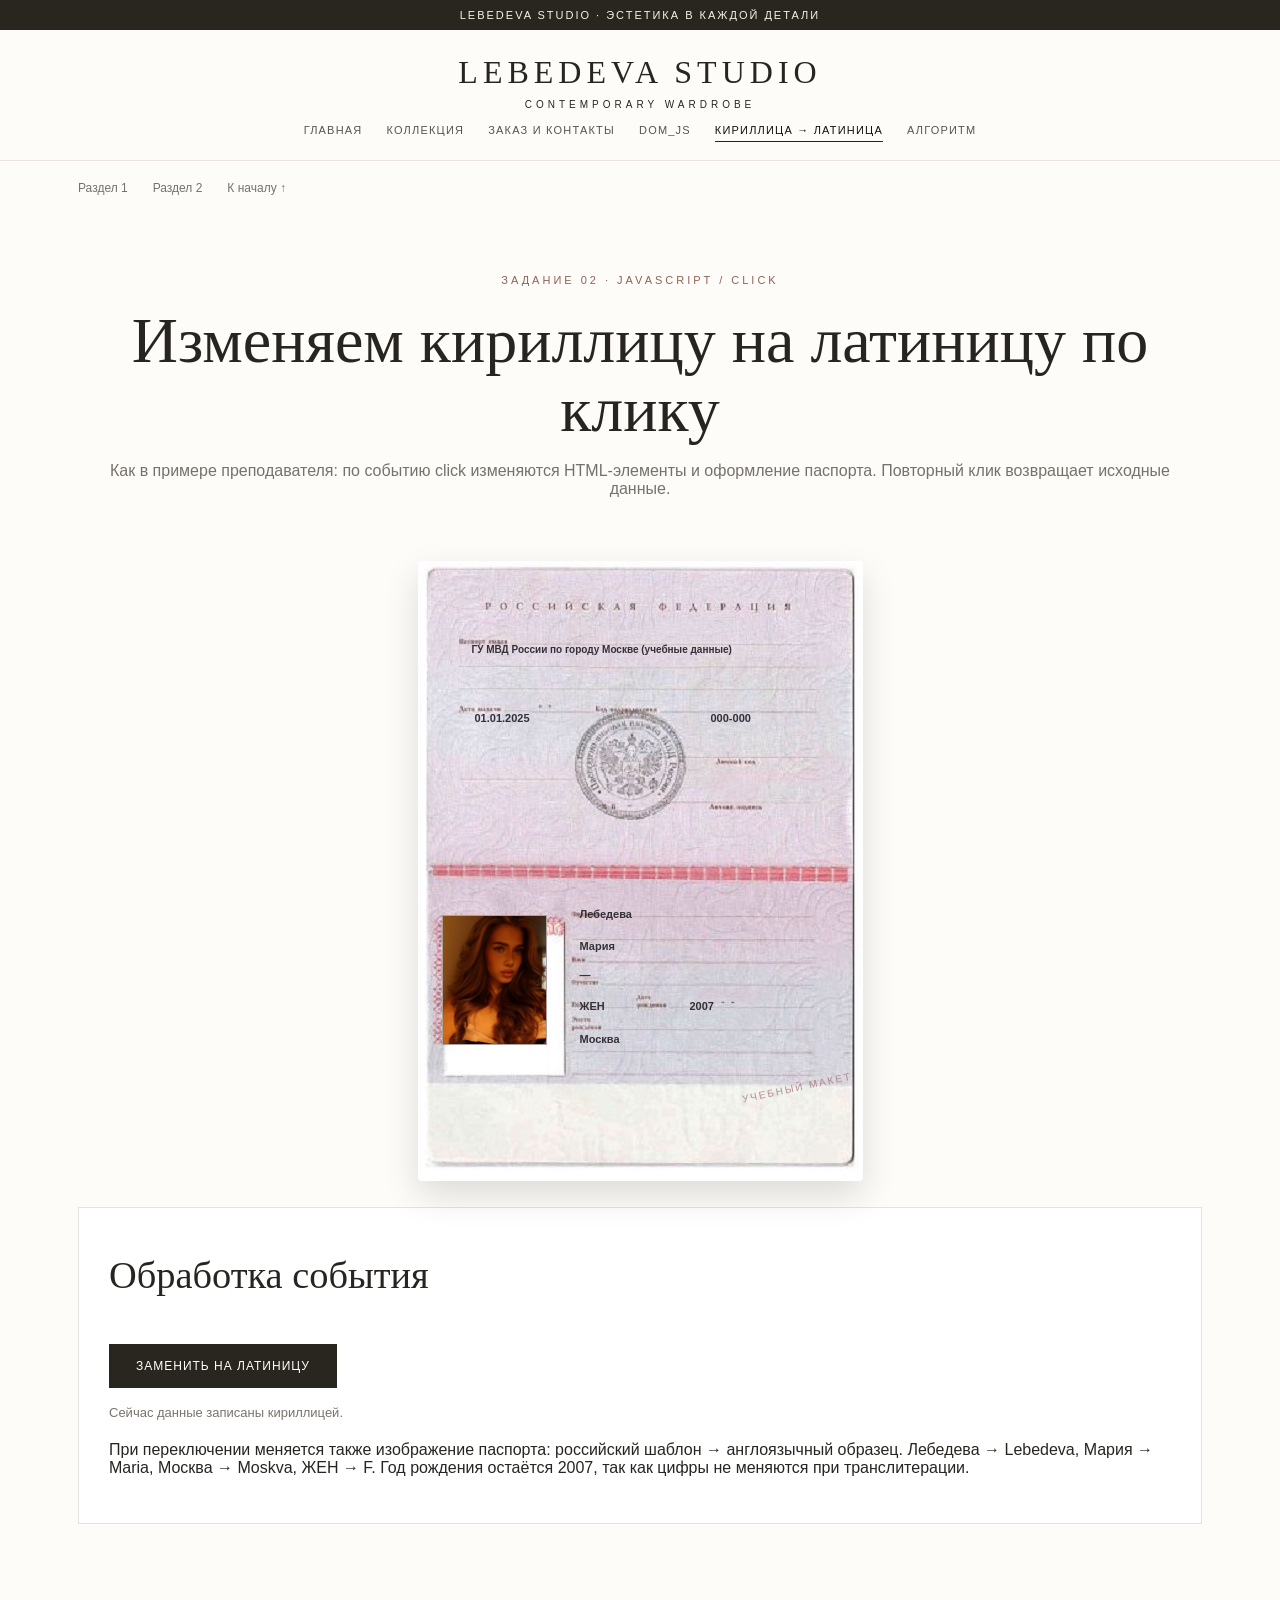
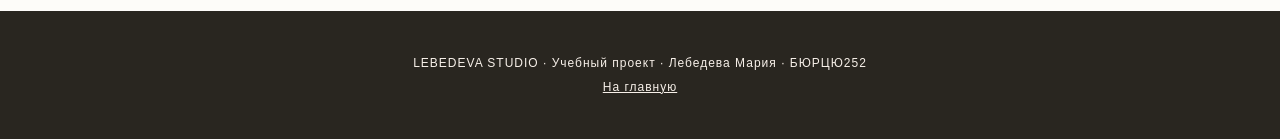
<file: translit.html>
<!DOCTYPE html>
<html lang="ru">
 <head>
  <meta charset="utf-8"/>
  <meta content="width=device-width,initial-scale=1" name="viewport"/>
  <link href="style.css" rel="stylesheet"/>
  <title>
   Изменяем кириллицу на латиницу по клику
  </title>
  <style>
   .passport-demo{position:relative;width:445px;height:620px;max-width:100%;margin:22px auto 26px;background:url('passport_russian.png') center top/100% 100% no-repeat;color:#343039;font-family:Arial,sans-serif;font-size:11px;box-shadow:0 14px 35px #0002;border-radius:4px}
.passport-demo .field{position:absolute;line-height:1.2;font-weight:600;max-width:255px;overflow-wrap:anywhere}
.passport-demo .issuer{top:83px;left:54px;font-size:10px;max-width:310px}.passport-demo .issued{top:151px;left:57px}.passport-demo .code{top:151px;left:293px}
.passport-demo .surname{top:347px;left:162px}.passport-demo .firstname{top:379px;left:162px}.passport-demo .patronymic{top:408px;left:162px}.passport-demo .sex{top:439px;left:162px}.passport-demo .dob{top:439px;left:272px}.passport-demo .place{top:472px;left:162px}
.passport-demo .photo-box img{width:100%;height:100%;object-fit:cover;display:block}.passport-demo .photo-box{position:absolute;left:24px;top:354px;width:105px;height:130px;background:#e8e4e1;border:1px solid #a9a0a0;display:grid;place-items:center;text-align:center;color:#777;font-size:10px;padding:0;overflow:hidden}
/* При клике переключается именно фоновое изображение паспорта */
.passport-demo.en{background-image:url('passport_english.jpg');filter:none}
.passport-demo.en .issuer,.passport-demo.en .issued,.passport-demo.en .code{display:none}
.passport-demo.en .surname{top:371px;left:165px}
.passport-demo.en .firstname{top:399px;left:165px}
.passport-demo.en .patronymic{top:420px;left:165px}
.passport-demo.en .sex{top:450px;left:165px}
.passport-demo.en .dob{top:450px;left:267px}
.passport-demo.en .place{top:481px;left:165px}
.passport-demo.en .photo-box{top:370px;left:28px;width:104px;height:129px}
.passport-demo.en .watermark{display:none}
.passport-demo .watermark{position:absolute;right:10px;bottom:88px;font-size:10px;letter-spacing:2px;color:#955c65;opacity:.65;transform:rotate(-12deg);pointer-events:none}
.code-example{background:#f7f5f2;padding:20px;white-space:pre-wrap;overflow-wrap:anywhere;font-size:13px}
@media(max-width:500px){.passport-demo{transform-origin:top left;max-width:none}}
  </style>
 </head>
 <body id="top">
  <header>
   <div class="topline">
    LEBEDEVA STUDIO · ЭСТЕТИКА В КАЖДОЙ ДЕТАЛИ
   </div>
   <div class="brand">
    <a href="index.html">
     LEBEDEVA STUDIO
     <span>
      CONTEMPORARY WARDROBE
     </span>
    </a>
   </div>
   <nav class="nav">
    <a href="index.html">
     Главная
    </a>
    <a href="catalog.html">
     Коллекция
    </a>
    <a href="contact.html">
     Заказ и контакты
    </a>
    <a class="" href="dom.html">
     DOM_JS
    </a>
    <a class="active" href="translit.html">
     Кириллица → латиница
    </a>
    <a href="algorithm.html">
     Алгоритм
    </a>
   </nav>
  </header>
  <main>
   <div class="anchor-nav">
    <a href="#part1">
     Раздел 1
    </a>
    <a href="#part2">
     Раздел 2
    </a>
    <a href="#top">
     К началу ↑
    </a>
   </div>
   <div class="page-heading" id="part1">
    <span class="eyebrow">
     Задание 02 · JavaScript / click
    </span>
    <h1>
     Изменяем кириллицу на латиницу по клику
    </h1>
    <p>
     Как в примере преподавателя: по событию click изменяются HTML-элементы и оформление паспорта. Повторный клик возвращает исходные данные.
    </p>
   </div>
   <div aria-label="Учебный макет разворота паспорта" class="passport-demo" id="passport">
    <div class="field issuer" id="issuer">
     ГУ МВД России по городу Москве (учебные данные)
    </div>
    <div class="field issued" id="issued">
     01.01.2025
    </div>
    <div class="field code" id="code">
     000-000
    </div>
    <div class="photo-box">
     <img alt="Фотография для учебного макета паспорта" src="my_passport_photo.jpg"/>
    </div>
    <div class="field surname" id="surname">
     Лебедева
    </div>
    <div class="field firstname" id="firstname">
     Мария
    </div>
    <div class="field patronymic" id="patronymic">
     —
    </div>
    <div class="field sex" id="sex">
     ЖЕН
    </div>
    <div class="field dob" id="birthyear">
     2007
    </div>
    <div class="field place" id="place">
     Москва
    </div>
    <div class="watermark">
     УЧЕБНЫЙ МАКЕТ
    </div>
   </div>
   <section class="card" id="part2">
    <h2>
     Обработка события
    </h2>
    <button class="btn" id="change">
     Заменить на латиницу
    </button>
    <p aria-live="polite" class="note" id="state">
     Сейчас данные записаны кириллицей.
    </p>
    <p>
     При переключении меняется также изображение паспорта: российский шаблон → англоязычный образец. Лебедева → Lebedeva, Мария → Maria, Москва → Moskva, ЖЕН → F. Год рождения остаётся 2007, так как цифры не меняются при транслитерации.
    </p>
   </section>
   <script>
    const change=document.getElementById('change');
change.addEventListener('click',change_all);
let english=false;
function change_all(){
 english=!english;
 const values=english?{surname:'Lebedeva',firstname:'Maria',patronymic:'—',sex:'F',birthyear:'2007',place:'Moskva',issuer:'Moscow Department of Internal Affairs (sample)'}:{surname:'Лебедева',firstname:'Мария',patronymic:'—',sex:'ЖЕН',birthyear:'2007',place:'Москва',issuer:'ГУ МВД России по городу Москве (учебные данные)'};
 Object.entries(values).forEach(([id,value])=>{document.getElementById(id).innerText=value});
 document.getElementById('passport').classList.toggle('en',english);
 change.textContent=english?'Вернуть кириллицу':'Заменить на латиницу';
 document.getElementById('state').textContent=english?'Сейчас данные записаны латиницей.':'Сейчас данные записаны кириллицей.';
}
   </script>
  </main>
  <footer>
   LEBEDEVA STUDIO · Учебный проект · Лебедева Мария · БЮРЦЮ252
   <br/>
   <a href="index.html">
    На главную
   </a>
  </footer>
 </body>
</html>
</file>
<file: style.css>
:root{--ink:#282521;--muted:#77716b;--sand:#f6f2eb;--beige:#e9dfd2;--accent:#8b6457}*{box-sizing:border-box}html{scroll-behavior:smooth}body{margin:0;background:#fdfcf9;color:var(--ink);font-family:'DM Sans',Arial,sans-serif}a{color:inherit}header{background:#fdfcf9;position:sticky;top:0;z-index:10;border-bottom:1px solid #e9e5de}.topline{text-align:center;background:#292620;color:#f6f2eb;padding:9px;font-size:11px;letter-spacing:2px}.brand{text-align:center;padding:24px 10px 14px;font:500 32px 'Playfair Display',Georgia,serif;letter-spacing:5px}.brand a{text-decoration:none}.brand span{font:10px 'DM Sans',sans-serif;letter-spacing:4px;display:block;margin-top:8px}.nav{display:flex;gap:24px;justify-content:center;flex-wrap:wrap;padding:0 15px 18px}.nav a{font-size:11px;text-transform:uppercase;letter-spacing:1.2px;text-decoration:none;color:#59534d;padding-bottom:5px;border-bottom:1px solid transparent}.nav a:hover,.nav a.active{border-color:#282521;color:#111}main{max-width:1180px;margin:auto;padding:0 28px 65px}.anchor-nav{display:flex;gap:25px;padding:20px 0;font-size:12px;color:var(--muted)}.anchor-nav a{text-decoration:none}.hero{display:grid;grid-template-columns:1fr 1fr;min-height:520px;background:var(--sand)}.hero-copy{display:flex;flex-direction:column;align-items:flex-start;justify-content:center;padding:60px}.eyebrow{letter-spacing:3px;font-size:11px;text-transform:uppercase;color:var(--accent)}h1,h2,h3{font-family:'Playfair Display',Georgia,serif;font-weight:500}h1{font-size:clamp(40px,5vw,72px);line-height:1.08;margin:18px 0}h2{font-size:clamp(29px,3vw,42px);margin:15px 0 25px}h3{font-size:25px}.lead{color:var(--muted);line-height:1.9;max-width:440px}.hero img,.feature img{width:100%;height:100%;object-fit:cover;min-height:460px}.btn{display:inline-block;background:#292620;color:white;text-decoration:none;padding:15px 27px;font-size:12px;letter-spacing:1px;text-transform:uppercase;border:0;cursor:pointer;margin-top:22px}.btn:hover{background:#8b6457}.section{padding:65px 0}.section-head{text-align:center;margin-bottom:35px}.section-head p{color:var(--muted);font-size:13px}.grid{display:grid;grid-template-columns:repeat(3,1fr);gap:25px}.product img{width:100%;height:360px;object-fit:cover;background:#eee8e0}.product a{text-decoration:none}.product h3{font:500 15px 'DM Sans',sans-serif;margin:13px 0 6px}.product p{color:var(--muted);font-size:13px;margin:0}.feature{display:grid;grid-template-columns:1fr 1fr;gap:0;background:var(--sand);align-items:center}.feature .copy{padding:55px}.feature img{max-height:480px}.page-heading{text-align:center;padding:55px 0 25px}.page-heading p{color:var(--muted)}.card{background:white;border:1px solid #e8e2d9;padding:30px;margin:22px 0}.columns{display:grid;grid-template-columns:1fr 1fr;gap:26px}.note{font-size:13px;color:#7a736b;line-height:1.8}.form-grid{display:grid;grid-template-columns:repeat(2,1fr);gap:15px}label{display:block;font-size:13px;margin:12px 0 5px}input,select,textarea{font:inherit;width:100%;border:1px solid #d8d1c8;padding:12px;background:#fff;color:#302b26}input[type=radio],input[type=checkbox]{width:auto;margin-right:7px}.options label{display:inline-block;margin-right:17px}.thumb{width:95px;height:65px;object-fit:cover}.table-wrap{overflow-x:auto}table{border-collapse:collapse;width:100%;background:linear-gradient(#fffdf9e8,#fffdf9e8),url('editorial.svg') center/cover}th,td{padding:17px;border:1px solid #d9d0c6;text-align:left;font-size:13px}td img{width:90px;height:80px;object-fit:cover}.passport{max-width:740px;background:#f0e5dc;border:2px solid #bfa99c;border-radius:12px;padding:30px;margin:25px auto;box-shadow:0 8px 28px #0001}.passport-inner{display:grid;grid-template-columns:1fr 1fr;gap:18px}.passport-page{background:#f8f0e9;padding:25px;min-height:290px;border:1px solid #d3bfb1}.passport-page p{font:16px Georgia,serif;line-height:1.7}.passport-page small{display:block;color:#9b7465;font-size:10px;letter-spacing:2px}.result{padding:16px;background:#eee9e2;margin-top:18px}.badge{display:inline-block;font-size:11px;letter-spacing:1px;background:#e9dfd2;padding:8px 12px}footer{background:#292620;color:#f7f0e9;text-align:center;padding:40px 20px;font-size:12px;line-height:2;letter-spacing:1px}footer a{color:#f7f0e9}@media(max-width:750px){.hero,.feature,.columns,.passport-inner{grid-template-columns:1fr}.hero-copy,.feature .copy{padding:35px}.hero img{min-height:340px}.grid{grid-template-columns:repeat(2,1fr);gap:14px}.product img{height:250px}.nav{gap:12px}.nav a{font-size:10px}.brand{font-size:24px}main{padding:0 16px 45px}.form-grid{grid-template-columns:1fr}}
/* Product photography */
.product img {object-fit:cover; object-position:center; background:#f3f1ee;}
.hero img,.feature img {object-fit:cover;object-position:center;}
.thumb{object-fit:cover;}

/* Нумерация разделов на главной странице */
.hero-number,.section-number{display:block;font-size:12px;letter-spacing:2px;color:#8b6457;font-weight:600;margin:0 0 16px}
.hero-number{background:#e9dfd2;padding:9px 13px;border-radius:2px}

/* Размер фотографий товаров: 600 x 400 пикселей */
.product img {display:block;width:100%;max-width:600px;height:auto;aspect-ratio:3 / 2;object-fit:cover;}
.hero img,.feature img {display:block;width:100%;max-width:600px;height:auto;aspect-ratio:3 / 2;min-height:0;object-fit:cover;}
/* Миниатюры и фотографии паспорта оставляем компактными */


/* Фотографии товаров: 600 × 400, без обрезки */
.product img, .hero img, .feature img {
  display: block;
  width: 100%;
  max-width: 600px;
  height: auto;
  aspect-ratio: 3 / 2;
  object-fit: contain;
  background: #f6f2eb;
  min-height: 0;
}
/* Картинки в таблицах тоже показываются полностью */
.thumb, td img { object-fit: contain; }
</file>
